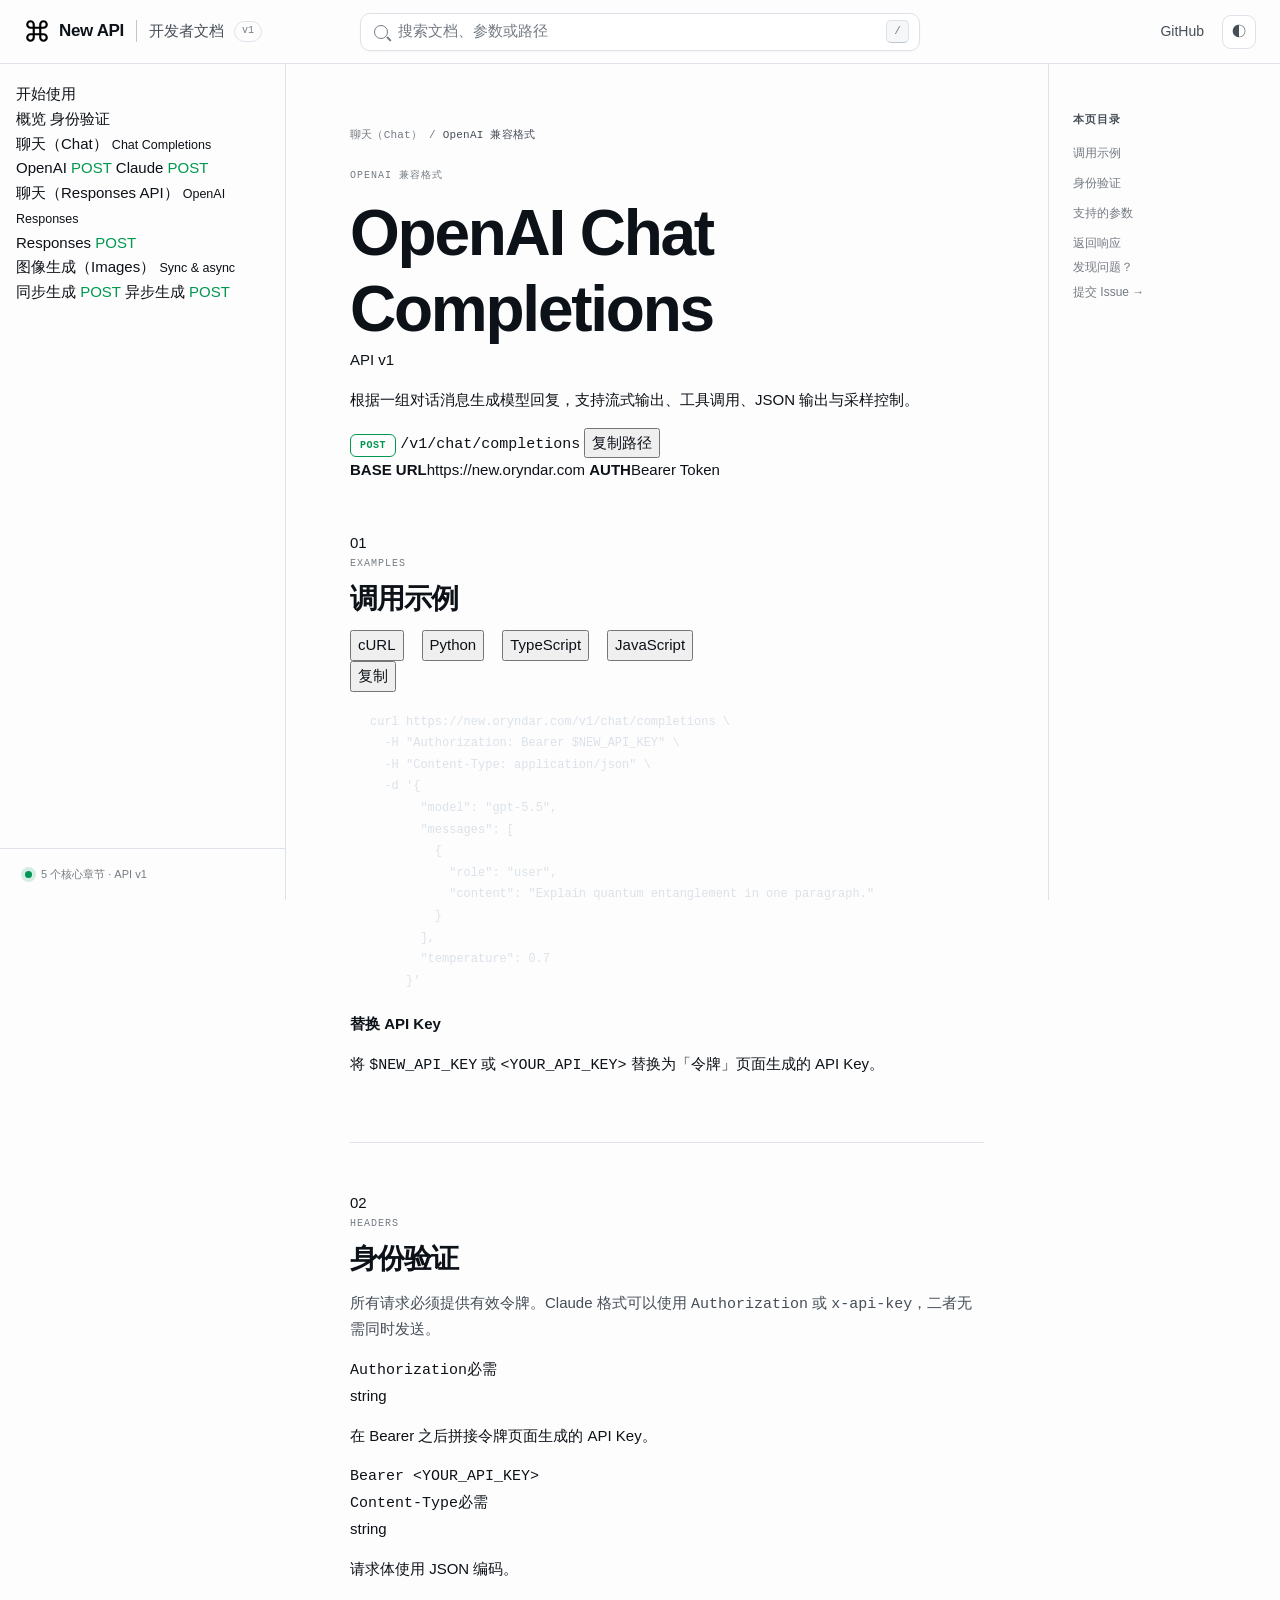
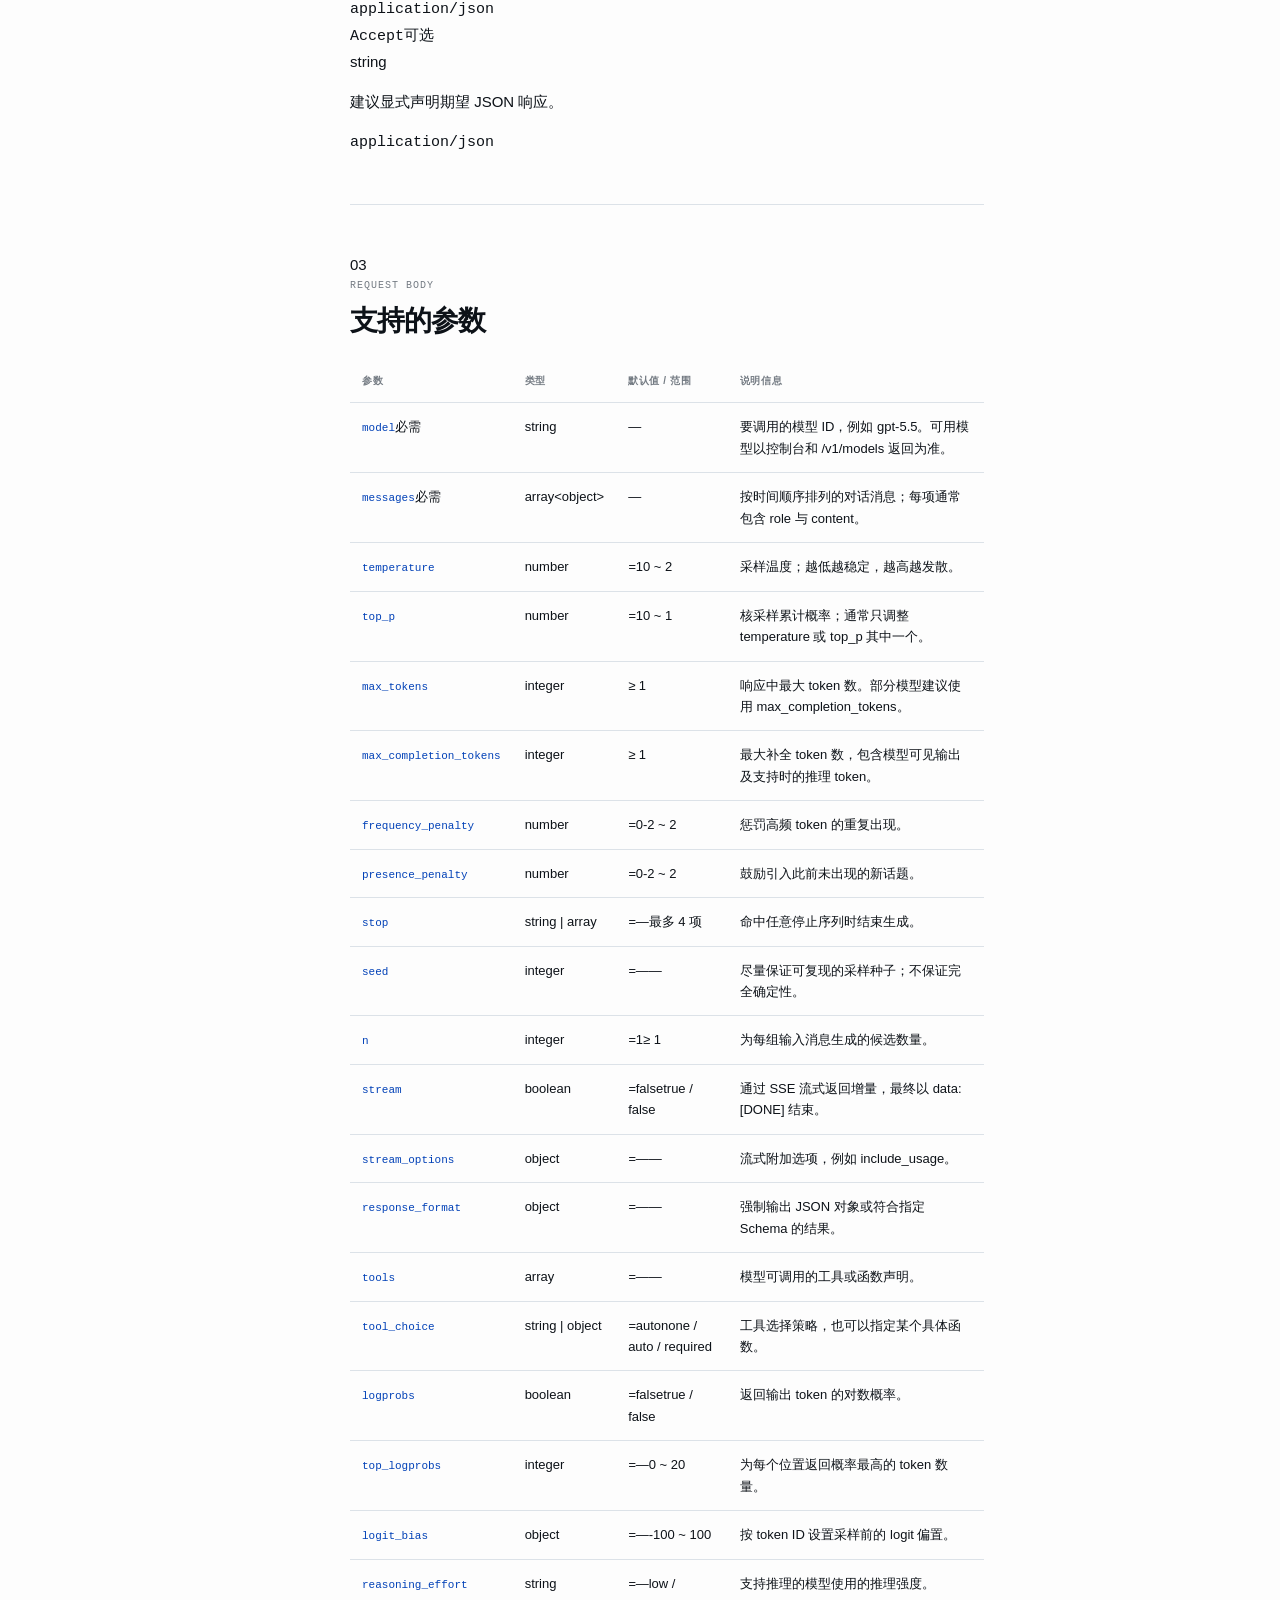
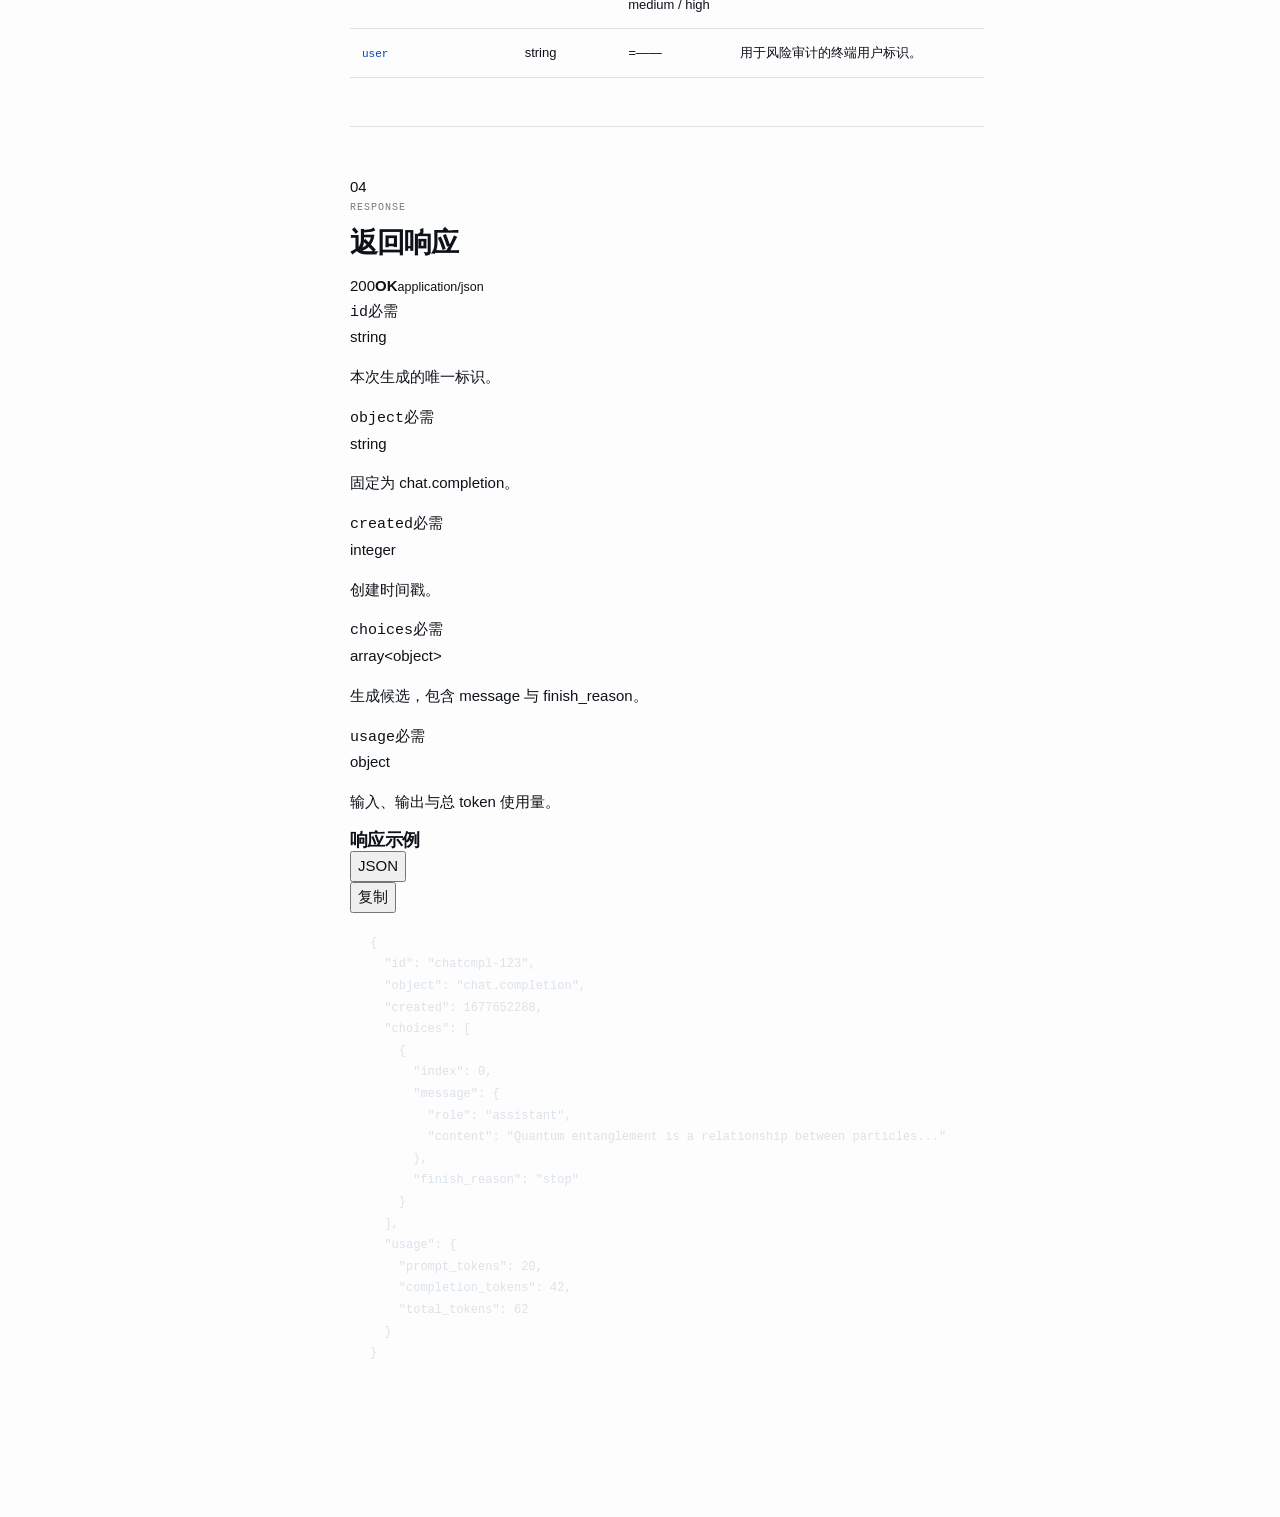
<file: docs/api-reference/index.html>
<!doctype html>
<html lang="zh-CN" data-theme="light">
  <head>
    <meta charset="UTF-8" />
    <meta name="viewport" content="width=device-width, initial-scale=1.0" />
    <meta
      name="description"
      content="New API 静态接口参考：OpenAI Chat、Claude Messages 与 Responses API。"
    />
    <meta name="color-scheme" content="light dark" />
    <title>API 参考 · New API</title>
    <link rel="icon" href="./assets/logo.svg" type="image/svg+xml" />
    <link rel="stylesheet" href="./styles.css" />
  </head>
  <body>
    <!--
      Design assumptions
      1. 当前版本聚焦文本生成，按协议而不是后端路由文件组织内容。
      2. Chat 下区分 OpenAI 与 Claude；Responses API 作为独立大类。
      3. 正文优先呈现可复制代码、鉴权方式和经过整理的参数表。
      4. 页面不依赖 fetch，允许通过 file:// 直接打开，也可部署到任意静态服务器。
    -->
    <a class="skip-link" href="#content">跳到正文</a>

    <header class="topbar">
      <div class="brand-lockup">
        <button class="icon-button mobile-only" id="menuButton" aria-label="打开接口目录" aria-expanded="false">
          <span aria-hidden="true">☰</span>
        </button>
        <a class="brand" href="#overview" aria-label="New API 接口参考首页">
          <img src="./assets/logo.svg" alt="New API" />
          <span>New API</span>
        </a>
        <span class="product-divider" aria-hidden="true"></span>
        <span class="product-name">开发者文档</span>
        <span class="version-chip">v1</span>
      </div>

      <button class="search-trigger" id="searchButton" type="button" aria-haspopup="dialog">
        <span class="search-icon" aria-hidden="true"></span>
        <span>搜索文档、参数或路径</span>
        <kbd>/</kbd>
      </button>

      <nav class="header-actions" aria-label="辅助导航">
        <a href="https://github.com/QuantumNous/new-api" target="_blank" rel="noreferrer">GitHub</a>
        <button class="icon-button" id="themeButton" type="button" aria-label="切换深浅主题">
          <span id="themeIcon" aria-hidden="true">◐</span>
        </button>
      </nav>
    </header>

    <div class="app-shell">
      <aside class="sidebar" id="sidebar" aria-label="接口目录">
        <div class="sidebar-scroll">
          <nav id="docsNav" aria-label="接口分组"></nav>
        </div>
        <div class="sidebar-footer">
          <span class="status-dot" aria-hidden="true"></span>
          <span>5 个核心章节 · API v1</span>
        </div>
      </aside>

      <div class="sidebar-backdrop" id="sidebarBackdrop" hidden></div>

      <main id="content" tabindex="-1">
        <div class="loading-state" id="loadingState">
          <span class="loading-mark" aria-hidden="true"></span>
          <p>正在整理开发者文档…</p>
        </div>
      </main>

      <aside class="toc" id="toc" aria-label="本页目录"></aside>
    </div>

    <dialog class="command-dialog" id="searchDialog" aria-labelledby="searchTitle">
      <div class="command-box">
        <div class="command-input-wrap">
          <span class="search-icon" aria-hidden="true"></span>
          <label class="sr-only" for="searchInput" id="searchTitle">搜索接口</label>
          <input
            id="searchInput"
            type="search"
            autocomplete="off"
            placeholder="例如：temperature、Claude、/v1/responses"
          />
          <kbd>ESC</kbd>
        </div>
        <div class="command-results" id="searchResults" role="listbox"></div>
        <div class="command-footer">
          <span><kbd>↑</kbd><kbd>↓</kbd> 选择</span>
          <span><kbd>↵</kbd> 打开</span>
          <span>共 <b id="searchCount">0</b> 条结果</span>
        </div>
      </div>
    </dialog>

    <div class="toast" id="toast" role="status" aria-live="polite"></div>
    <script src="./content.js"></script>
    <script src="./app.js" defer></script>
  </body>
</html>
</file>
<file: docs/api-reference/styles.css>
:root {
  color-scheme: light;
  --bg: oklch(0.995 0 0);
  --surface: oklch(1 0 0);
  --surface-subtle: oklch(0.975 0.004 250);
  --surface-strong: oklch(0.945 0.007 250);
  --ink: oklch(0.18 0.015 255);
  --ink-2: oklch(0.42 0.02 255);
  --ink-3: oklch(0.58 0.015 255);
  --line: oklch(0.91 0.01 250);
  --line-strong: oklch(0.82 0.015 250);
  --accent: oklch(0.56 0.21 259);
  --accent-soft: oklch(0.95 0.035 259);
  --accent-ink: oklch(0.42 0.2 259);
  --success: oklch(0.58 0.15 158);
  --warning: oklch(0.69 0.16 72);
  --danger: oklch(0.58 0.22 27);
  --code-bg: oklch(0.185 0.018 258);
  --code-line: oklch(0.29 0.02 258);
  --code-ink: oklch(0.91 0.012 250);
  --method-get: oklch(0.55 0.18 250);
  --method-post: oklch(0.59 0.16 155);
  --method-put: oklch(0.69 0.16 72);
  --method-delete: oklch(0.59 0.21 27);
  --method-patch: oklch(0.6 0.18 310);
  --shadow: 0 18px 60px oklch(0.15 0.02 255 / 0.1);
  --header-height: 64px;
  --sidebar-width: 286px;
  --toc-width: 232px;
  --font-sans: "Aptos", "Segoe UI Variable", "Noto Sans SC", sans-serif;
  --font-display: "Aptos Display", "Segoe UI Variable Display", "Noto Sans SC", sans-serif;
  --font-mono: "JetBrains Mono", "Cascadia Code", "SFMono-Regular", Consolas, monospace;
}

html[data-theme="dark"] {
  color-scheme: dark;
  --bg: oklch(0.16 0.012 255);
  --surface: oklch(0.195 0.014 255);
  --surface-subtle: oklch(0.225 0.015 255);
  --surface-strong: oklch(0.27 0.018 255);
  --ink: oklch(0.94 0.008 250);
  --ink-2: oklch(0.76 0.015 250);
  --ink-3: oklch(0.61 0.015 250);
  --line: oklch(1 0 0 / 0.11);
  --line-strong: oklch(1 0 0 / 0.2);
  --accent: oklch(0.7 0.16 254);
  --accent-soft: oklch(0.28 0.07 258);
  --accent-ink: oklch(0.82 0.105 255);
  --code-bg: oklch(0.125 0.012 255);
  --code-line: oklch(0.25 0.015 255);
  --code-ink: oklch(0.9 0.01 250);
  --shadow: 0 24px 70px oklch(0 0 0 / 0.38);
}

* {
  box-sizing: border-box;
}

html {
  scroll-behavior: smooth;
}

body {
  margin: 0;
  min-width: 320px;
  background: var(--bg);
  color: var(--ink);
  font-family: var(--font-sans);
  font-size: 15px;
  line-height: 1.65;
  text-rendering: optimizeLegibility;
}

button,
input {
  font: inherit;
}

button,
a {
  -webkit-tap-highlight-color: transparent;
}

a {
  color: inherit;
  text-decoration: none;
}

button {
  color: inherit;
}

:focus-visible {
  outline: 2px solid var(--accent);
  outline-offset: 3px;
}

.sr-only {
  position: absolute;
  width: 1px;
  height: 1px;
  padding: 0;
  margin: -1px;
  overflow: hidden;
  clip: rect(0, 0, 0, 0);
  white-space: nowrap;
  border: 0;
}

.skip-link {
  position: fixed;
  z-index: 1000;
  top: 8px;
  left: 8px;
  transform: translateY(-150%);
  padding: 8px 12px;
  background: var(--ink);
  color: var(--bg);
  border-radius: 8px;
}

.skip-link:focus {
  transform: translateY(0);
}

.topbar {
  position: fixed;
  z-index: 50;
  inset: 0 0 auto 0;
  height: var(--header-height);
  display: grid;
  grid-template-columns: minmax(300px, 1fr) minmax(280px, 560px) minmax(220px, 1fr);
  align-items: center;
  gap: 24px;
  padding: 0 24px;
  border-bottom: 1px solid var(--line);
  background: color-mix(in oklch, var(--bg) 88%, transparent);
  backdrop-filter: blur(18px) saturate(1.2);
}

.brand-lockup,
.brand,
.header-actions,
.search-trigger,
.endpoint-heading,
.endpoint-actions,
.auth-row,
.hero-kicker,
.quick-links,
.section-title-row,
.method-path,
.command-footer,
.result-topline,
.sidebar-footer {
  display: flex;
  align-items: center;
}

.brand-lockup {
  min-width: 0;
  gap: 10px;
}

.brand {
  gap: 9px;
  font-family: var(--font-display);
  font-size: 17px;
  font-weight: 720;
  letter-spacing: -0.02em;
}

.brand img {
  width: 26px;
  height: 26px;
}

html[data-theme="dark"] .brand img {
  filter: invert(1);
}

.product-divider {
  width: 1px;
  height: 22px;
  margin: 0 2px;
  background: var(--line-strong);
}

.product-name {
  color: var(--ink-2);
  white-space: nowrap;
}

.version-chip {
  padding: 1px 7px;
  border: 1px solid var(--line);
  border-radius: 999px;
  color: var(--ink-3);
  font-family: var(--font-mono);
  font-size: 10px;
}

.search-trigger {
  width: 100%;
  height: 38px;
  gap: 10px;
  padding: 0 10px 0 13px;
  border: 1px solid var(--line);
  border-radius: 10px;
  background: var(--surface);
  box-shadow: 0 1px 2px oklch(0.2 0.02 250 / 0.03);
  color: var(--ink-3);
  cursor: pointer;
  text-align: left;
}

.search-trigger:hover {
  border-color: var(--line-strong);
  color: var(--ink-2);
}

.search-trigger > span:nth-child(2) {
  flex: 1;
}

.search-icon {
  width: 14px;
  height: 14px;
  border: 1.7px solid currentColor;
  border-radius: 50%;
  position: relative;
  display: inline-block;
  flex: 0 0 auto;
}

.search-icon::after {
  content: "";
  position: absolute;
  width: 6px;
  height: 1.7px;
  right: -5px;
  bottom: -2px;
  transform: rotate(45deg);
  background: currentColor;
  border-radius: 1px;
}

kbd {
  min-width: 23px;
  padding: 1px 6px;
  border: 1px solid var(--line);
  border-bottom-color: var(--line-strong);
  border-radius: 5px;
  background: var(--surface-subtle);
  color: var(--ink-3);
  font-family: var(--font-mono);
  font-size: 11px;
  text-align: center;
}

.header-actions {
  justify-content: flex-end;
  gap: 18px;
  color: var(--ink-2);
  font-size: 14px;
}

.header-actions a:hover {
  color: var(--ink);
}

.icon-button {
  width: 34px;
  height: 34px;
  display: grid;
  place-items: center;
  border: 1px solid var(--line);
  border-radius: 9px;
  background: var(--surface);
  cursor: pointer;
}

.icon-button:hover {
  background: var(--surface-subtle);
}

.app-shell {
  min-height: 100vh;
  display: grid;
  grid-template-columns: var(--sidebar-width) minmax(0, 1fr) var(--toc-width);
  padding-top: var(--header-height);
}

.sidebar,
.toc {
  position: fixed;
  top: var(--header-height);
  bottom: 0;
}

.sidebar {
  z-index: 30;
  left: 0;
  width: var(--sidebar-width);
  display: grid;
  grid-template-rows: minmax(0, 1fr) auto;
  border-right: 1px solid var(--line);
  background: var(--bg);
}

.sidebar-scroll {
  overflow-y: auto;
  padding: 18px 16px 24px;
  scrollbar-width: thin;
  scrollbar-color: var(--line-strong) transparent;
}

.overview-link {
  min-height: 38px;
  display: flex;
  align-items: center;
  justify-content: space-between;
  padding: 0 10px;
  border-radius: 8px;
  font-weight: 620;
}

.overview-link:hover,
.overview-link.is-active {
  background: var(--surface-strong);
}

.spec-switch {
  display: grid;
  grid-template-columns: 1fr 1fr;
  gap: 3px;
  margin: 20px 0 9px;
  padding: 3px;
  border: 1px solid var(--line);
  border-radius: 9px;
  background: var(--surface-subtle);
}

.spec-switch button {
  min-height: 31px;
  border: 0;
  border-radius: 6px;
  background: transparent;
  color: var(--ink-3);
  font-size: 12px;
  font-weight: 650;
  cursor: pointer;
}

.spec-switch button[aria-selected="true"] {
  background: var(--surface);
  box-shadow: 0 1px 3px oklch(0.2 0.02 250 / 0.08);
  color: var(--ink);
}

.sidebar-meta {
  padding: 8px 10px 12px;
  color: var(--ink-3);
  font-size: 11px;
  letter-spacing: 0.03em;
}

.nav-group {
  margin: 5px 0 18px;
}

.nav-group-title {
  width: 100%;
  min-height: 34px;
  display: flex;
  align-items: center;
  justify-content: space-between;
  padding: 0 9px;
  border: 0;
  background: transparent;
  color: var(--ink-2);
  cursor: pointer;
  font-size: 12px;
  font-weight: 680;
  text-align: left;
}

.nav-group-title span:last-child {
  color: var(--ink-3);
  font-family: var(--font-mono);
  font-size: 10px;
  font-weight: 500;
}

.nav-group-items {
  display: grid;
  gap: 1px;
}

.nav-endpoint {
  min-height: 34px;
  display: grid;
  grid-template-columns: 34px minmax(0, 1fr);
  align-items: center;
  gap: 7px;
  padding: 5px 9px;
  border-radius: 7px;
  color: var(--ink-3);
  font-size: 12px;
  line-height: 1.3;
}

.nav-endpoint:hover,
.nav-endpoint.is-active {
  background: var(--surface-strong);
  color: var(--ink);
}

.nav-endpoint.is-active {
  box-shadow: inset 2px 0 var(--accent);
}

.mini-method {
  font-family: var(--font-mono);
  font-size: 8px;
  font-weight: 800;
  letter-spacing: -0.04em;
}

.method-get { color: var(--method-get); }
.method-post { color: var(--method-post); }
.method-put { color: var(--method-put); }
.method-delete { color: var(--method-delete); }
.method-patch { color: var(--method-patch); }

.sidebar-footer {
  min-height: 52px;
  gap: 9px;
  padding: 0 25px;
  border-top: 1px solid var(--line);
  color: var(--ink-3);
  font-size: 11px;
}

.status-dot {
  width: 7px;
  height: 7px;
  border-radius: 50%;
  background: var(--success);
  box-shadow: 0 0 0 4px color-mix(in oklch, var(--success) 16%, transparent);
}

main {
  grid-column: 2;
  width: 100%;
  min-width: 0;
  max-width: 1020px;
  margin: 0 auto;
  padding: 62px 64px 110px;
}

.toc {
  z-index: 10;
  right: 0;
  width: var(--toc-width);
  padding: 46px 28px 36px 24px;
  border-left: 1px solid var(--line);
  background: var(--bg);
  color: var(--ink-3);
  font-size: 12px;
}

.toc-title {
  margin-bottom: 11px;
  color: var(--ink-2);
  font-size: 11px;
  font-weight: 750;
  letter-spacing: 0.08em;
  text-transform: uppercase;
}

.toc a {
  display: block;
  padding: 5px 0;
}

.toc a:hover {
  color: var(--ink);
}

.loading-state {
  min-height: 50vh;
  display: grid;
  place-items: center;
  align-content: center;
  gap: 12px;
  color: var(--ink-3);
}

.loading-mark {
  width: 28px;
  height: 28px;
  border: 2px solid var(--line-strong);
  border-top-color: var(--accent);
  border-radius: 50%;
  animation: spin 0.8s linear infinite;
}

@keyframes spin {
  to { transform: rotate(360deg); }
}

.breadcrumb {
  margin-bottom: 24px;
  color: var(--ink-3);
  font-family: var(--font-mono);
  font-size: 11px;
  letter-spacing: 0.02em;
}

.breadcrumb span {
  color: var(--ink-2);
}

.hero {
  position: relative;
  overflow: hidden;
  padding: 6px 0 54px;
  border-bottom: 1px solid var(--line);
}

.hero::after {
  content: "";
  position: absolute;
  z-index: -1;
  top: -150px;
  right: -120px;
  width: 430px;
  height: 430px;
  border-radius: 50%;
  background: radial-gradient(circle, color-mix(in oklch, var(--accent) 15%, transparent), transparent 65%);
  filter: blur(8px);
}

.hero-kicker {
  gap: 9px;
  margin-bottom: 16px;
  color: var(--accent-ink);
  font-family: var(--font-mono);
  font-size: 11px;
  font-weight: 700;
  letter-spacing: 0.08em;
  text-transform: uppercase;
}

.hero-kicker::before {
  content: "";
  width: 22px;
  height: 1px;
  background: currentColor;
}

h1,
h2,
h3,
p {
  text-wrap: pretty;
}

h1,
h2,
h3 {
  font-family: var(--font-display);
  line-height: 1.2;
  letter-spacing: -0.035em;
}

h1 {
  max-width: 760px;
  margin: 0;
  font-size: clamp(40px, 5vw, 64px);
  font-weight: 720;
}

.hero-copy {
  max-width: 660px;
  margin: 22px 0 0;
  color: var(--ink-2);
  font-size: 17px;
  line-height: 1.75;
}

.hero-stats {
  display: flex;
  flex-wrap: wrap;
  gap: 12px 36px;
  margin: 31px 0 0;
}

.hero-stat strong {
  display: block;
  color: var(--ink);
  font-family: var(--font-display);
  font-size: 25px;
  line-height: 1.15;
}

.hero-stat span {
  color: var(--ink-3);
  font-size: 11px;
  letter-spacing: 0.04em;
}

.quickstart {
  display: grid;
  grid-template-columns: minmax(0, 0.95fr) minmax(380px, 1.05fr);
  gap: 56px;
  align-items: start;
  padding: 62px 0;
  border-bottom: 1px solid var(--line);
}

.section-eyebrow {
  margin-bottom: 10px;
  color: var(--ink-3);
  font-family: var(--font-mono);
  font-size: 10px;
  letter-spacing: 0.1em;
  text-transform: uppercase;
}

h2 {
  margin: 0 0 14px;
  font-size: 28px;
}

h3 {
  margin: 0;
  font-size: 18px;
}

.section-copy {
  margin: 0;
  color: var(--ink-2);
}

.step-list {
  display: grid;
  gap: 18px;
  margin: 28px 0 0;
  padding: 0;
  list-style: none;
}

.step-list li {
  display: grid;
  grid-template-columns: 28px 1fr;
  gap: 12px;
}

.step-number {
  width: 25px;
  height: 25px;
  display: grid;
  place-items: center;
  border: 1px solid var(--line-strong);
  border-radius: 50%;
  color: var(--ink-2);
  font-family: var(--font-mono);
  font-size: 10px;
}

.step-list strong {
  display: block;
  margin-bottom: 2px;
  color: var(--ink);
}

.step-list span:last-child {
  color: var(--ink-3);
  font-size: 13px;
}

.code-window {
  overflow: hidden;
  border: 1px solid var(--code-line);
  border-radius: 13px;
  background: var(--code-bg);
  box-shadow: var(--shadow);
  color: var(--code-ink);
}

.code-header {
  min-height: 44px;
  display: flex;
  align-items: center;
  justify-content: space-between;
  padding: 0 13px 0 16px;
  border-bottom: 1px solid var(--code-line);
}

.code-header span {
  color: color-mix(in oklch, var(--code-ink) 58%, transparent);
  font-family: var(--font-mono);
  font-size: 10px;
}

.copy-button,
.secondary-button,
.language-tab {
  border: 0;
  background: transparent;
  cursor: pointer;
}

.copy-button {
  padding: 5px 8px;
  border-radius: 6px;
  color: color-mix(in oklch, var(--code-ink) 68%, transparent);
  font-size: 11px;
}

.copy-button:hover {
  background: color-mix(in oklch, var(--code-ink) 9%, transparent);
  color: var(--code-ink);
}

pre {
  margin: 0;
  padding: 20px;
  overflow-x: auto;
  color: var(--code-ink);
  font-family: var(--font-mono);
  font-size: 12px;
  line-height: 1.8;
  tab-size: 2;
}

.code-key { color: oklch(0.79 0.13 76); }
.code-string { color: oklch(0.78 0.13 151); }
.code-command { color: oklch(0.79 0.12 250); }
.code-comment { color: oklch(0.61 0.02 250); }

.gateway-section {
  padding: 62px 0 0;
}

.section-title-row {
  justify-content: space-between;
  gap: 24px;
  margin-bottom: 24px;
}

.section-title-row p {
  max-width: 480px;
  margin: 0;
  color: var(--ink-3);
  font-size: 13px;
}

.category-grid {
  display: grid;
  grid-template-columns: repeat(2, minmax(0, 1fr));
  border-top: 1px solid var(--line);
  border-left: 1px solid var(--line);
}

.category-card {
  min-height: 176px;
  padding: 24px;
  border-right: 1px solid var(--line);
  border-bottom: 1px solid var(--line);
  background: var(--surface);
  transition: background 160ms ease, transform 160ms ease;
  cursor: pointer;
}

.category-card:hover {
  z-index: 1;
  background: var(--surface-subtle);
  transform: translateY(-2px);
}

.category-index {
  color: var(--ink-3);
  font-family: var(--font-mono);
  font-size: 10px;
}

.category-card h3 {
  margin: 30px 0 8px;
}

.category-card p {
  margin: 0;
  color: var(--ink-3);
  font-size: 13px;
}

.category-count {
  display: inline-block;
  margin-top: 15px;
  color: var(--accent-ink);
  font-family: var(--font-mono);
  font-size: 10px;
}

.endpoint-page h1 {
  max-width: 820px;
  font-size: clamp(35px, 4.3vw, 50px);
}

.endpoint-heading {
  align-items: flex-start;
  justify-content: space-between;
  gap: 30px;
}

.method-path {
  flex-wrap: wrap;
  gap: 10px;
  margin-bottom: 17px;
}

.method-badge {
  min-width: 60px;
  padding: 5px 9px;
  border: 1px solid currentColor;
  border-radius: 6px;
  font-family: var(--font-mono);
  font-size: 10px;
  font-weight: 800;
  letter-spacing: 0.05em;
  text-align: center;
}

.path-text {
  color: var(--ink-2);
  font-family: var(--font-mono);
  font-size: 13px;
  overflow-wrap: anywhere;
}

.endpoint-description {
  max-width: 720px;
  margin: 20px 0 0;
  color: var(--ink-2);
  white-space: pre-line;
}

.endpoint-actions {
  flex: 0 0 auto;
  gap: 8px;
}

.secondary-button {
  min-height: 35px;
  padding: 0 12px;
  border: 1px solid var(--line);
  border-radius: 8px;
  background: var(--surface);
  color: var(--ink-2);
  font-size: 12px;
}

.secondary-button:hover {
  background: var(--surface-subtle);
  color: var(--ink);
}

.auth-row {
  flex-wrap: wrap;
  gap: 10px;
  margin: 29px 0 0;
}

.meta-pill {
  padding: 4px 9px;
  border: 1px solid var(--line);
  border-radius: 999px;
  background: var(--surface-subtle);
  color: var(--ink-2);
  font-size: 11px;
}

.meta-pill strong {
  margin-right: 5px;
  color: var(--ink-3);
  font-size: 9px;
  letter-spacing: 0.08em;
  text-transform: uppercase;
}

.deprecated-pill {
  border-color: color-mix(in oklch, var(--warning) 40%, var(--line));
  color: var(--warning);
}

.doc-section {
  padding: 48px 0;
  border-bottom: 1px solid var(--line);
  scroll-margin-top: 90px;
}

.doc-section:last-child {
  border-bottom: 0;
}

.doc-section > p:first-of-type {
  color: var(--ink-2);
}

.parameter-table {
  width: 100%;
  margin-top: 22px;
  border-collapse: collapse;
  font-size: 13px;
}

.parameter-table th,
.parameter-table td {
  padding: 13px 12px;
  border-bottom: 1px solid var(--line);
  text-align: left;
  vertical-align: top;
}

.parameter-table th {
  color: var(--ink-3);
  font-size: 10px;
  font-weight: 700;
  letter-spacing: 0.06em;
  text-transform: uppercase;
}

.parameter-table code,
.schema-tree code,
.response-code {
  font-family: var(--font-mono);
}

.parameter-table code {
  color: var(--accent-ink);
  font-size: 11px;
}

.required-mark {
  margin-left: 6px;
  color: var(--danger);
  font-size: 9px;
  font-weight: 700;
  text-transform: uppercase;
}

.type-note {
  color: var(--ink-3);
  font-family: var(--font-mono);
  font-size: 10px;
}

.schema-tree {
  margin-top: 20px;
  overflow: hidden;
  border: 1px solid var(--line);
  border-radius: 10px;
  background: var(--surface);
}

.schema-row {
  display: grid;
  grid-template-columns: minmax(150px, 0.7fr) minmax(110px, 0.35fr) minmax(220px, 1.4fr);
  gap: 18px;
  padding: 12px 16px;
  border-bottom: 1px solid var(--line);
  font-size: 12px;
}

.schema-row:last-child {
  border-bottom: 0;
}

.schema-row code {
  color: var(--ink);
  overflow-wrap: anywhere;
}

.schema-row .type-note {
  color: var(--accent-ink);
}

.schema-row p {
  margin: 0;
  color: var(--ink-3);
}

.empty-note {
  margin-top: 18px;
  padding: 16px 18px;
  border: 1px dashed var(--line-strong);
  border-radius: 9px;
  color: var(--ink-3);
  font-size: 13px;
}

.code-tabs {
  display: flex;
  gap: 18px;
}

.language-tab {
  position: relative;
  padding: 13px 0 11px;
  color: color-mix(in oklch, var(--code-ink) 55%, transparent);
  font-family: var(--font-mono);
  font-size: 10px;
}

.language-tab[aria-selected="true"] {
  color: var(--code-ink);
}

.language-tab[aria-selected="true"]::after {
  content: "";
  position: absolute;
  inset: auto 0 -1px 0;
  height: 1px;
  background: var(--accent);
}

.response-list {
  display: grid;
  gap: 12px;
  margin-top: 20px;
}

.response-row {
  display: grid;
  grid-template-columns: 58px minmax(0, 1fr);
  gap: 16px;
  padding: 15px 16px;
  border: 1px solid var(--line);
  border-radius: 9px;
  background: var(--surface);
}

.response-code {
  color: var(--success);
  font-size: 12px;
  font-weight: 800;
}

.response-row.is-error .response-code {
  color: var(--danger);
}

.response-row p {
  margin: 0;
  color: var(--ink-2);
  font-size: 13px;
}

.command-dialog {
  width: min(700px, calc(100vw - 32px));
  max-height: min(620px, calc(100vh - 64px));
  margin-top: 10vh;
  padding: 0;
  overflow: hidden;
  border: 1px solid var(--line-strong);
  border-radius: 15px;
  background: var(--surface);
  box-shadow: 0 30px 100px oklch(0.1 0.02 255 / 0.25);
  color: var(--ink);
}

.command-dialog::backdrop {
  background: oklch(0.08 0.02 255 / 0.42);
  backdrop-filter: blur(3px);
}

.command-box {
  display: grid;
  grid-template-rows: auto minmax(100px, 1fr) auto;
  max-height: inherit;
}

.command-input-wrap {
  min-height: 58px;
  display: grid;
  grid-template-columns: auto 1fr auto;
  align-items: center;
  gap: 13px;
  padding: 0 17px;
  border-bottom: 1px solid var(--line);
  color: var(--ink-3);
}

.command-input-wrap input {
  width: 100%;
  border: 0;
  outline: 0;
  background: transparent;
  color: var(--ink);
  font-size: 15px;
}

.command-input-wrap input::placeholder {
  color: var(--ink-3);
}

.command-results {
  min-height: 120px;
  overflow-y: auto;
  padding: 8px;
}

.search-result {
  width: 100%;
  display: block;
  padding: 11px 12px;
  border: 0;
  border-radius: 8px;
  background: transparent;
  color: var(--ink);
  cursor: pointer;
  text-align: left;
}

.search-result:hover,
.search-result.is-selected {
  background: var(--surface-strong);
}

.result-topline {
  gap: 10px;
}

.result-topline strong {
  flex: 1;
  font-size: 13px;
}

.result-path {
  margin: 3px 0 0 44px;
  color: var(--ink-3);
  font-family: var(--font-mono);
  font-size: 10px;
  overflow-wrap: anywhere;
}

.command-empty {
  padding: 45px 20px;
  color: var(--ink-3);
  text-align: center;
}

.command-footer {
  min-height: 42px;
  gap: 18px;
  padding: 0 14px;
  border-top: 1px solid var(--line);
  color: var(--ink-3);
  font-size: 10px;
}

.command-footer span:last-child {
  margin-left: auto;
}

.command-footer kbd {
  margin-right: 3px;
  padding: 0 4px;
  font-size: 9px;
}

.toast {
  position: fixed;
  z-index: 100;
  left: 50%;
  bottom: 24px;
  transform: translate(-50%, 18px);
  padding: 9px 13px;
  border: 1px solid var(--line-strong);
  border-radius: 8px;
  background: var(--ink);
  box-shadow: var(--shadow);
  color: var(--bg);
  font-size: 12px;
  opacity: 0;
  pointer-events: none;
  transition: opacity 160ms ease, transform 160ms ease;
}

.toast.is-visible {
  transform: translate(-50%, 0);
  opacity: 1;
}

.error-panel {
  max-width: 680px;
  margin: 10vh auto 0;
  padding: 28px;
  border: 1px solid color-mix(in oklch, var(--danger) 35%, var(--line));
  border-radius: 12px;
  background: var(--surface);
}

.error-panel h1 {
  font-size: 28px;
}

.error-panel code {
  font-family: var(--font-mono);
  color: var(--accent-ink);
}

.mobile-only {
  display: none;
}

@media (max-width: 1180px) {
  :root { --toc-width: 0px; }
  .app-shell { grid-template-columns: var(--sidebar-width) minmax(0, 1fr); }
  .toc { display: none; }
  main { padding-inline: 52px; }
}

@media (max-width: 1280px) {
  .quickstart {
    grid-template-columns: 1fr;
    gap: 34px;
  }
}

@media (max-width: 860px) {
  .topbar {
    grid-template-columns: minmax(0, 1fr) auto;
    gap: 12px;
    padding: 0 16px;
  }
  .search-trigger {
    width: 38px;
    padding: 0;
    justify-content: center;
  }
  .search-trigger > span:nth-child(2),
  .search-trigger kbd,
  .product-divider,
  .product-name,
  .version-chip,
  .header-actions a {
    display: none;
  }
  .search-trigger { justify-self: end; }
  .header-actions { position: absolute; right: 60px; }
  .mobile-only { display: grid; }
  .app-shell { display: block; }
  .sidebar {
    width: min(330px, calc(100vw - 48px));
    transform: translateX(-102%);
    box-shadow: var(--shadow);
    transition: transform 180ms ease;
  }
  .sidebar.is-open { transform: translateX(0); }
  .sidebar-backdrop {
    position: fixed;
    z-index: 25;
    inset: var(--header-height) 0 0 0;
    background: oklch(0.08 0.02 255 / 0.35);
  }
  .sidebar-backdrop:not([hidden]) { display: block; }
  main {
    max-width: 820px;
    padding: 44px 28px 90px;
  }
  .quickstart { grid-template-columns: 1fr; }
}

@media (max-width: 600px) {
  .brand-lockup { gap: 8px; }
  .brand span { display: none; }
  .header-actions { right: 56px; }
  main { padding: 34px 19px 80px; }
  h1 { font-size: 38px; }
  .hero { padding-bottom: 42px; }
  .hero-copy { font-size: 15px; }
  .quickstart,
  .gateway-section { padding-top: 44px; }
  .quickstart { gap: 32px; }
  .category-grid { grid-template-columns: 1fr; }
  .section-title-row,
  .endpoint-heading { display: block; }
  .section-title-row p { margin-top: 8px; }
  .endpoint-actions { margin-top: 22px; }
  .parameter-table {
    display: block;
    overflow-x: auto;
  }
  .schema-row {
    grid-template-columns: 1fr;
    gap: 5px;
  }
  .command-footer span:nth-child(-n+2) { display: none; }
  .result-path { margin-left: 0; }
}

@media (prefers-reduced-motion: reduce) {
  *, *::before, *::after {
    scroll-behavior: auto !important;
    animation-duration: 0.01ms !important;
    animation-iteration-count: 1 !important;
    transition-duration: 0.01ms !important;
  }
}
</file>
